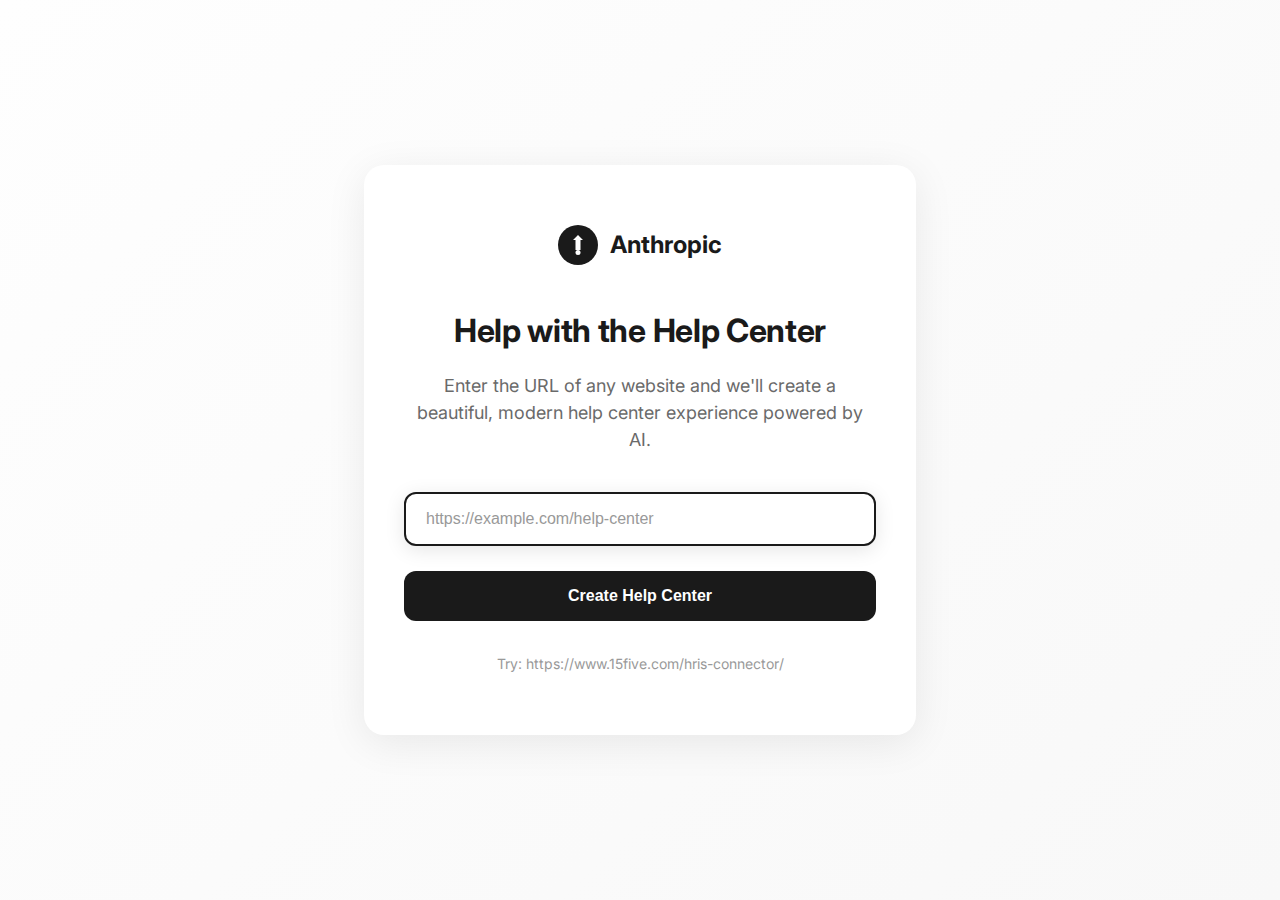
<file: index.html>
<!DOCTYPE html>
<html lang="en">
<head>
    <meta charset="UTF-8">
    <meta name="viewport" content="width=device-width, initial-scale=1.0">
    <title>Help with the Help Center - Anthropic</title>
    <link href="https://fonts.googleapis.com/css2?family=Inter:wght@300;400;500;600;700&display=swap" rel="stylesheet">
    <style>
        * {
            margin: 0;
            padding: 0;
            box-sizing: border-box;
        }

        body {
            font-family: 'Inter', -apple-system, BlinkMacSystemFont, 'Segoe UI', Roboto, sans-serif;
            line-height: 1.6;
            color: #1a1a1a;
            background: linear-gradient(135deg, #fefefe 0%, #f8f8f8 100%);
            min-height: 100vh;
            display: flex;
            align-items: center;
            justify-content: center;
            -webkit-font-smoothing: antialiased;
            -moz-osx-font-smoothing: grayscale;
        }

        .container {
            max-width: 600px;
            width: 100%;
            padding: 0 24px;
        }

        .main-card {
            background: white;
            border-radius: 20px;
            padding: 60px 40px;
            box-shadow: 0 8px 40px rgba(0, 0, 0, 0.08);
            text-align: center;
            transition: all 0.3s ease;
        }

        .logo {
            display: flex;
            align-items: center;
            justify-content: center;
            gap: 12px;
            margin-bottom: 40px;
        }

        .logo svg {
            transition: transform 0.3s ease;
        }

        .logo:hover svg {
            transform: scale(1.05);
        }

        .logo-text {
            font-size: 24px;
            font-weight: 700;
            color: #1a1a1a;
        }

        .title {
            font-size: 32px;
            font-weight: 700;
            color: #1a1a1a;
            margin-bottom: 16px;
            letter-spacing: -0.01em;
        }

        .subtitle {
            font-size: 18px;
            color: #6a6a6a;
            margin-bottom: 40px;
            line-height: 1.5;
        }

        .form-container {
            margin-bottom: 32px;
        }

        .url-input {
            width: 100%;
            padding: 16px 20px;
            font-size: 16px;
            border: 2px solid #e5e5e5;
            border-radius: 12px;
            background: #fafafa;
            transition: all 0.2s ease;
            margin-bottom: 24px;
        }

        .url-input:focus {
            outline: none;
            border-color: #1a1a1a;
            background: white;
            transform: translateY(-1px);
            box-shadow: 0 4px 20px rgba(0, 0, 0, 0.1);
        }

        .url-input::placeholder {
            color: #999;
        }

        .create-btn {
            width: 100%;
            padding: 16px 24px;
            background: #1a1a1a;
            color: white;
            border: none;
            border-radius: 12px;
            font-size: 16px;
            font-weight: 600;
            cursor: pointer;
            transition: all 0.2s ease;
            position: relative;
            overflow: hidden;
        }

        .create-btn:hover {
            background: #333;
            transform: translateY(-2px);
            box-shadow: 0 8px 30px rgba(0, 0, 0, 0.2);
        }

        .create-btn:active {
            transform: translateY(0);
        }

        .create-btn:disabled {
            background: #ccc;
            cursor: not-allowed;
            transform: none;
        }

        .example-text {
            font-size: 14px;
            color: #999;
            margin-top: 16px;
        }

        /* Loading Screen Styles */
        .loading-screen {
            position: fixed;
            top: 0;
            left: 0;
            right: 0;
            bottom: 0;
            background: white;
            display: none;
            flex-direction: column;
            align-items: center;
            justify-content: center;
            z-index: 1000;
        }

        .loading-screen.active {
            display: flex;
        }

        .loading-spinner {
            width: 60px;
            height: 60px;
            border: 3px solid #f3f3f3;
            border-top: 3px solid #1a1a1a;
            border-radius: 50%;
            animation: spin 1s linear infinite;
            margin-bottom: 24px;
        }

        @keyframes spin {
            0% { transform: rotate(0deg); }
            100% { transform: rotate(360deg); }
        }

        .loading-text {
            font-size: 18px;
            color: #6a6a6a;
            margin-bottom: 8px;
        }

        .loading-subtext {
            font-size: 14px;
            color: #999;
        }

        .progress-bar {
            width: 300px;
            height: 4px;
            background: #f0f0f0;
            border-radius: 2px;
            margin-top: 24px;
            overflow: hidden;
        }

        .progress-fill {
            height: 100%;
            background: #1a1a1a;
            border-radius: 2px;
            width: 0%;
            animation: progress 3s ease-in-out;
        }

        @keyframes progress {
            0% { width: 0%; }
            50% { width: 60%; }
            100% { width: 100%; }
        }

        /* Responsive */
        @media (max-width: 768px) {
            .main-card {
                padding: 40px 24px;
                margin: 20px;
            }

            .title {
                font-size: 28px;
            }

            .subtitle {
                font-size: 16px;
            }

            .progress-bar {
                width: 250px;
            }
        }

        /* Fade in animation */
        .main-card {
            animation: fadeInUp 0.6s ease forwards;
        }

        @keyframes fadeInUp {
            from {
                opacity: 0;
                transform: translateY(30px);
            }
            to {
                opacity: 1;
                transform: translateY(0);
            }
        }
    </style>
</head>
<body>
    <div class="container">
        <div class="main-card">
            <div class="logo">
                <svg width="40" height="40" viewBox="0 0 32 32" fill="none" xmlns="http://www.w3.org/2000/svg">
                    <rect width="32" height="32" rx="16" fill="#1a1a1a"/>
                    <path d="M16 8L20 12H18V20H14V12H12L16 8Z" fill="white"/>
                    <circle cx="16" cy="22" r="2" fill="white"/>
                </svg>
                <span class="logo-text">Anthropic</span>
            </div>

            <h1 class="title">Help with the Help Center</h1>
            <p class="subtitle">
                Enter the URL of any website and we'll create a beautiful, 
                modern help center experience powered by AI.
            </p>

            <form class="form-container" id="urlForm">
                <input 
                    type="url" 
                    class="url-input" 
                    id="urlInput"
                    placeholder="https://example.com/help-center"
                    required
                >
                <button type="submit" class="create-btn" id="createBtn">
                    Create Help Center
                </button>
            </form>

            <p class="example-text">
                Try: https://www.15five.com/hris-connector/
            </p>
        </div>
    </div>

    <!-- Loading Screen -->
    <div class="loading-screen" id="loadingScreen">
        <div class="loading-spinner"></div>
        <div class="loading-text">Analyzing your website...</div>
        <div class="loading-subtext">Creating a beautiful help center experience</div>
        <div class="progress-bar">
            <div class="progress-fill"></div>
        </div>
    </div>

    <script>
        document.addEventListener('DOMContentLoaded', function() {
            const form = document.getElementById('urlForm');
            const urlInput = document.getElementById('urlInput');
            const createBtn = document.getElementById('createBtn');
            const loadingScreen = document.getElementById('loadingScreen');

            // Form submission handler
            form.addEventListener('submit', function(e) {
                e.preventDefault();
                
                const url = urlInput.value.trim();
                if (!url) {
                    alert('Please enter a valid URL');
                    return;
                }

                // Show loading screen
                showLoadingScreen();

                // Simulate processing time and redirect to HRIS site
                setTimeout(() => {
                    window.location.href = 'hris-site.html';
                }, 3500); // 3.5 seconds loading time
            });

            function showLoadingScreen() {
                loadingScreen.classList.add('active');
                document.body.style.overflow = 'hidden';

                // Update loading text over time
                const loadingTexts = [
                    { text: "Analyzing your website...", subtext: "Reading content and structure" },
                    { text: "Designing your help center...", subtext: "Applying Anthropic's design principles" },
                    { text: "Almost ready...", subtext: "Finalizing your beautiful help center" }
                ];

                const textElement = loadingScreen.querySelector('.loading-text');
                const subtextElement = loadingScreen.querySelector('.loading-subtext');

                loadingTexts.forEach((textObj, index) => {
                    setTimeout(() => {
                        textElement.textContent = textObj.text;
                        subtextElement.textContent = textObj.subtext;
                    }, (index + 1) * 1000);
                });
            }

            // Add some nice input effects
            urlInput.addEventListener('input', function() {
                if (this.value.trim()) {
                    createBtn.style.background = '#1a1a1a';
                } else {
                    createBtn.style.background = '#ccc';
                }
            });

            // Auto-focus on input
            urlInput.focus();

            // Add enter key support
            urlInput.addEventListener('keypress', function(e) {
                if (e.key === 'Enter') {
                    form.dispatchEvent(new Event('submit'));
                }
            });
        });
    </script>
</body>
</html>
</file>
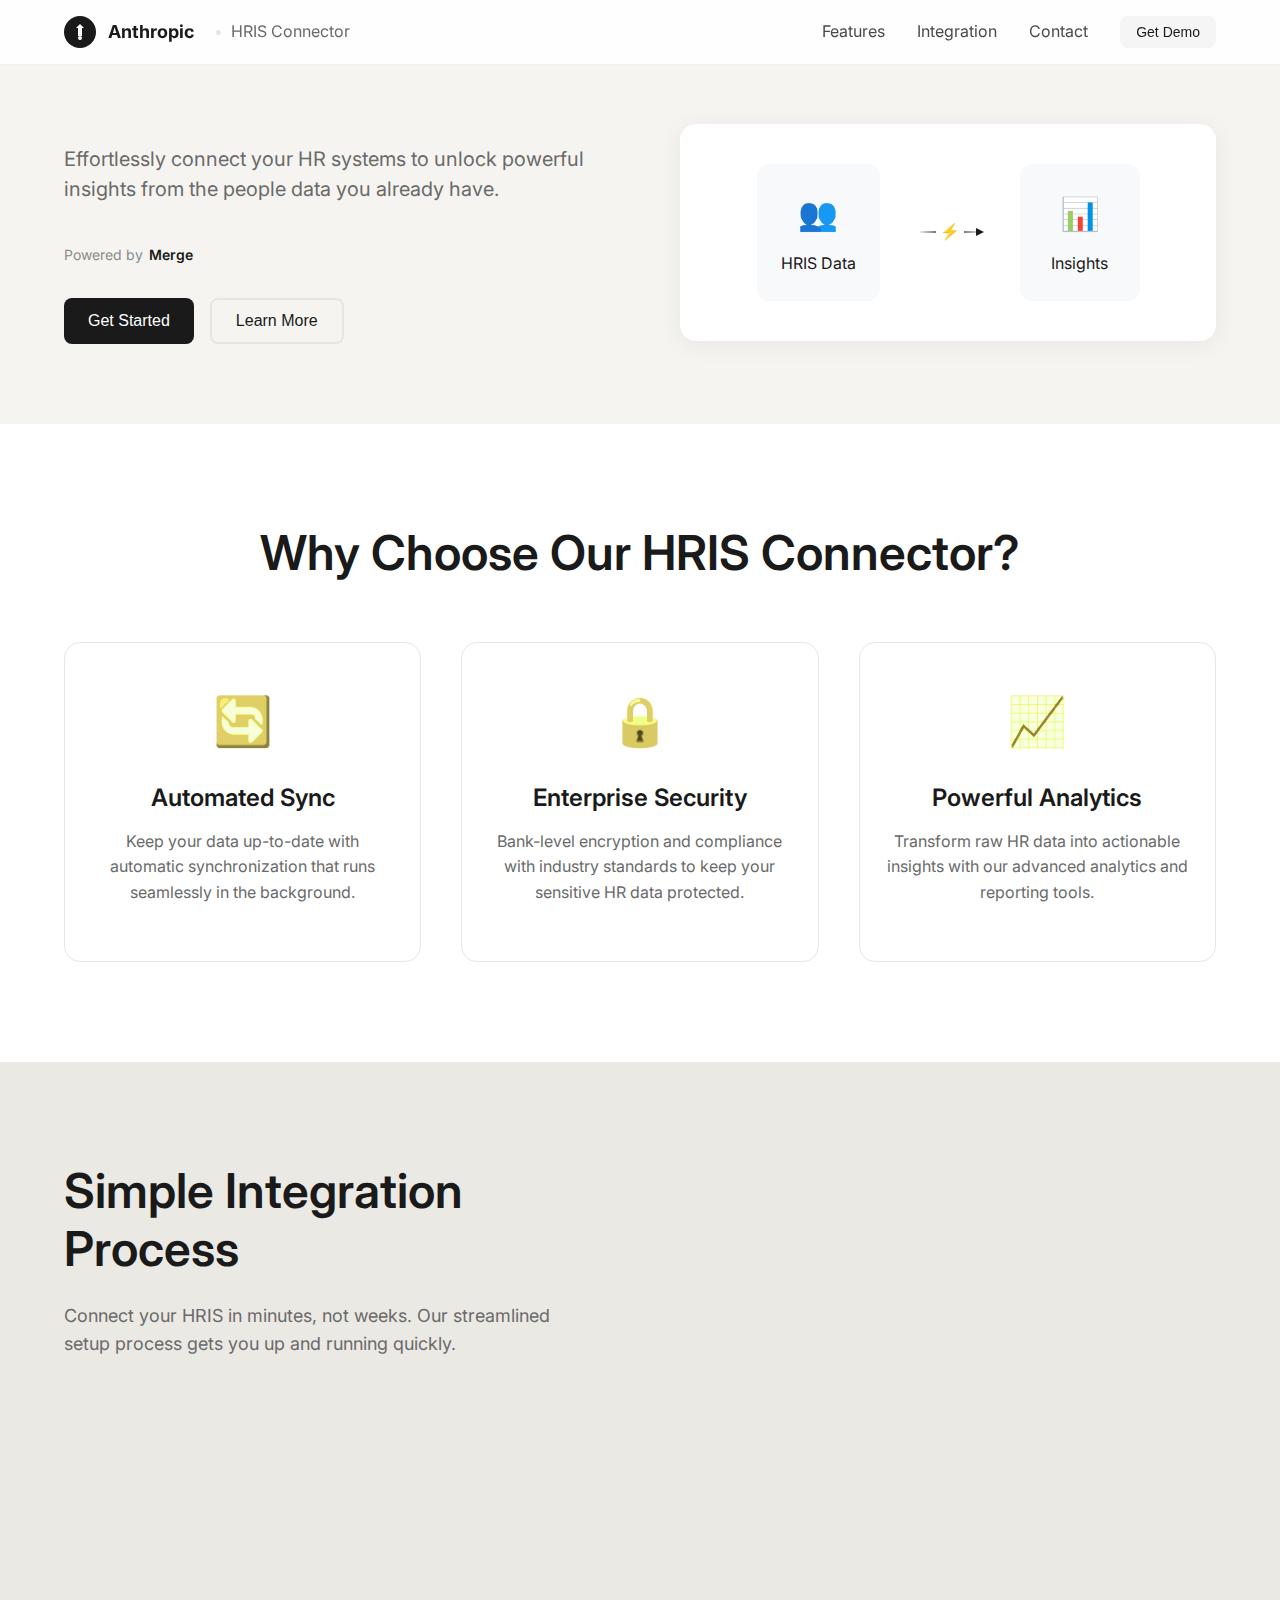
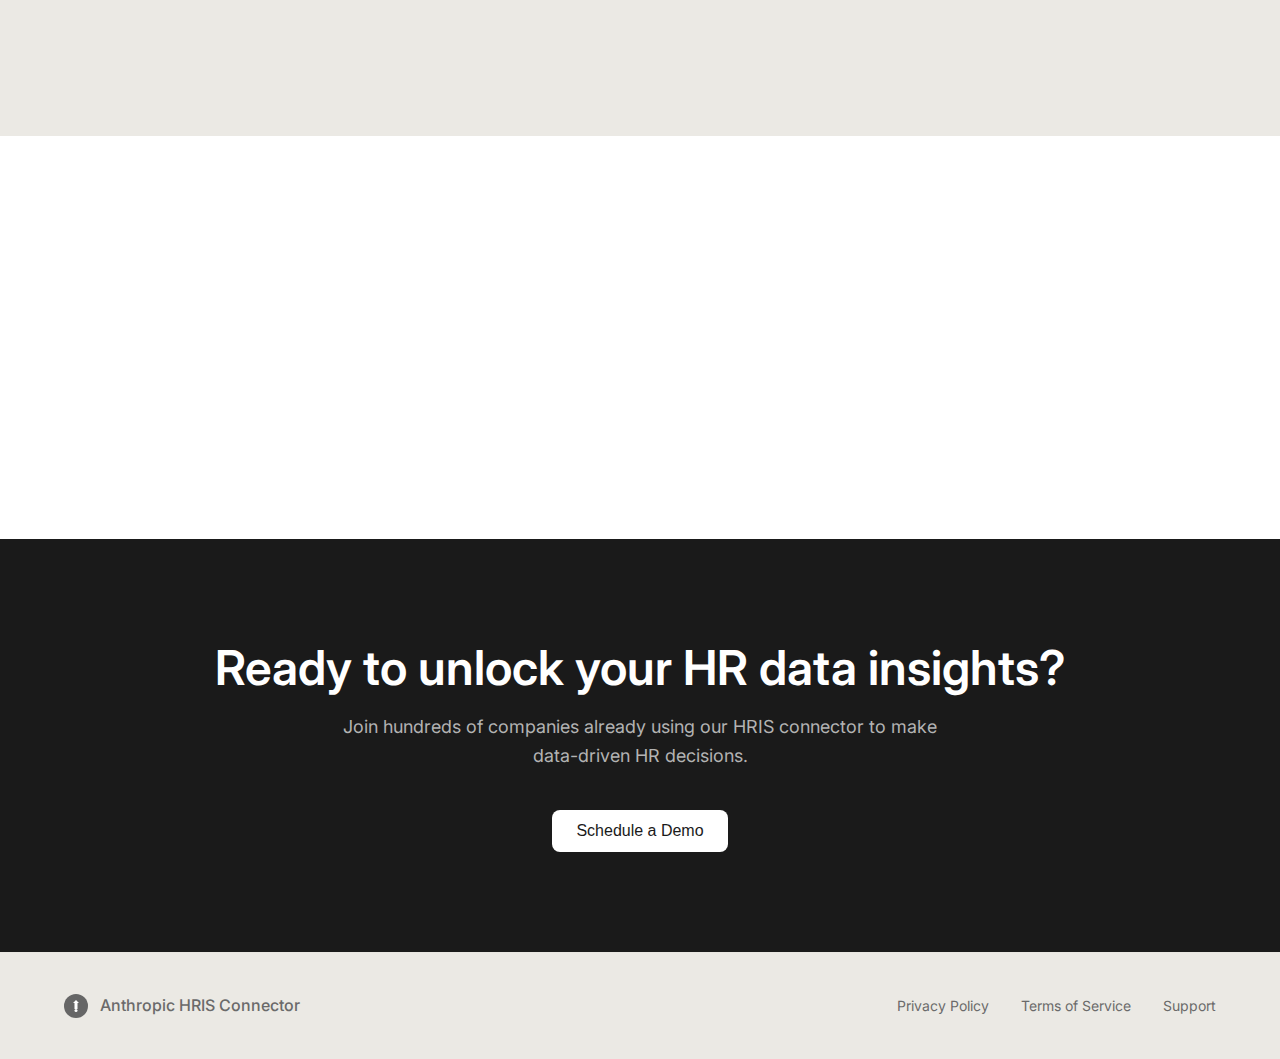
<file: hris-site.html>
<!DOCTYPE html>
<html lang="en">
<head>
    <meta charset="UTF-8">
    <meta name="viewport" content="width=device-width, initial-scale=1.0">
    <title>Anthropic HRIS Connector - Seamless HR Data Integration</title>
    <link href="https://fonts.googleapis.com/css2?family=Inter:wght@300;400;500;600;700&display=swap" rel="stylesheet">
    <link rel="stylesheet" href="styles.css">
</head>
<body>
    <!-- Header -->
    <header class="header">
        <nav class="nav">
            <div class="nav-logo">
                <svg width="32" height="32" viewBox="0 0 32 32" fill="none" xmlns="http://www.w3.org/2000/svg">
                    <rect width="32" height="32" rx="16" fill="#1a1a1a"/>
                    <path d="M16 8L20 12H18V20H14V12H12L16 8Z" fill="white"/>
                    <circle cx="16" cy="22" r="2" fill="white"/>
                </svg>
                <span class="logo-text">Anthropic</span>
                <span class="product-name">HRIS Connector</span>
            </div>
            <div class="nav-links">
                <a href="#features">Features</a>
                <a href="#integration">Integration</a>
                <a href="#contact">Contact</a>
                <button class="btn-demo">Get Demo</button>
            </div>
        </nav>
    </header>

    <!-- Hero Section -->
    <section class="hero">
        <div class="container">
            <div class="hero-content">
                <h1 class="hero-title">
                    Seamless HRIS Integration
                </h1>
                <p class="hero-subtitle">
                    Effortlessly connect your HR systems to unlock powerful insights 
                    from the people data you already have.
                </p>
                <div class="powered-by">
                    <span>Powered by</span>
                    <strong>Merge</strong>
                </div>
                <div class="hero-actions">
                    <button class="btn-primary">Get Started</button>
                    <button class="btn-secondary">Learn More</button>
                </div>
            </div>
            <div class="hero-visual">
                <div class="integration-diagram">
                    <div class="data-source">
                        <div class="icon">👥</div>
                        <span>HRIS Data</span>
                    </div>
                    <div class="connector">
                        <div class="flow-line"></div>
                        <div class="connector-icon">⚡</div>
                    </div>
                    <div class="insights">
                        <div class="icon">📊</div>
                        <span>Insights</span>
                    </div>
                </div>
            </div>
        </div>
    </section>

    <!-- Features Section -->
    <section id="features" class="features">
        <div class="container">
            <h2 class="section-title">Why Choose Our HRIS Connector?</h2>
            <div class="features-grid">
                <div class="feature-card">
                    <div class="feature-icon">🔄</div>
                    <h3>Automated Sync</h3>
                    <p>Keep your data up-to-date with automatic synchronization that runs seamlessly in the background.</p>
                </div>
                <div class="feature-card">
                    <div class="feature-icon">🔒</div>
                    <h3>Enterprise Security</h3>
                    <p>Bank-level encryption and compliance with industry standards to keep your sensitive HR data protected.</p>
                </div>
                <div class="feature-card">
                    <div class="feature-icon">📈</div>
                    <h3>Powerful Analytics</h3>
                    <p>Transform raw HR data into actionable insights with our advanced analytics and reporting tools.</p>
                </div>
            </div>
        </div>
    </section>

    <!-- Integration Section -->
    <section id="integration" class="integration">
        <div class="container">
            <div class="integration-content">
                <div class="integration-text">
                    <h2>Simple Integration Process</h2>
                    <p>Connect your HRIS in minutes, not weeks. Our streamlined setup process gets you up and running quickly.</p>
                    <div class="integration-steps">
                        <div class="step">
                            <span class="step-number">1</span>
                            <div class="step-content">
                                <h4>Connect</h4>
                                <p>Link your existing HRIS system</p>
                            </div>
                        </div>
                        <div class="step">
                            <span class="step-number">2</span>
                            <div class="step-content">
                                <h4>Configure</h4>
                                <p>Set up data mapping and sync preferences</p>
                            </div>
                        </div>
                        <div class="step">
                            <span class="step-number">3</span>
                            <div class="step-content">
                                <h4>Analyze</h4>
                                <p>Start gaining insights from your HR data</p>
                            </div>
                        </div>
                    </div>
                </div>
                <div class="integration-visual">
                    <div class="supported-systems">
                        <h4>Supported HRIS Systems</h4>
                        <div class="systems-grid">
                            <div class="system">Workday</div>
                            <div class="system">BambooHR</div>
                            <div class="system">ADP</div>
                            <div class="system">Greenhouse</div>
                            <div class="system">Lever</div>
                            <div class="system">+ Many More</div>
                        </div>
                    </div>
                </div>
            </div>
        </div>
    </section>

    <!-- Testimonial Section -->
    <section class="testimonial">
        <div class="container">
            <div class="testimonial-content">
                <blockquote>
                    "Integrating our HRIS data was a very smooth process. Everything worked perfectly, and we were able to unlock insights we never had access to before."
                </blockquote>
                <div class="testimonial-author">
                    <div class="author-info">
                        <strong>Mary Sajfar</strong>
                        <span>VP Operations Training and Development</span>
                    </div>
                </div>
            </div>
        </div>
    </section>

    <!-- CTA Section -->
    <section class="cta">
        <div class="container">
            <div class="cta-content">
                <h2>Ready to unlock your HR data insights?</h2>
                <p>Join hundreds of companies already using our HRIS connector to make data-driven HR decisions.</p>
                <button class="btn-primary">Schedule a Demo</button>
            </div>
        </div>
    </section>

    <!-- Footer -->
    <footer class="footer">
        <div class="container">
            <div class="footer-content">
                <div class="footer-logo">
                    <svg width="24" height="24" viewBox="0 0 32 32" fill="none" xmlns="http://www.w3.org/2000/svg">
                        <rect width="32" height="32" rx="16" fill="#666"/>
                        <path d="M16 8L20 12H18V20H14V12H12L16 8Z" fill="white"/>
                        <circle cx="16" cy="22" r="2" fill="white"/>
                    </svg>
                    <span>Anthropic HRIS Connector</span>
                </div>
                <div class="footer-links">
                    <a href="#privacy">Privacy Policy</a>
                    <a href="#terms">Terms of Service</a>
                    <a href="#support">Support</a>
                </div>
            </div>
        </div>
    </footer>

    <script src="script.js"></script>
</body>
</html>
</file>
<file: styles.css>
/* Reset and Base Styles */
* {
    margin: 0;
    padding: 0;
    box-sizing: border-box;
}

:root {
    /* Default theme (Anthropic) */
    --primary-color: #1a1a1a;
    --background-color: #f5f4f0;
    --accent-color: #e67e22;
    --secondary-bg: #ebe9e4;
    --card-bg: #ffffff;
    --border-color: #e8e6e0;
    --text-primary: #1a1a1a;
    --text-secondary: #6a6a6a;
}

body {
    font-family: 'Inter', -apple-system, BlinkMacSystemFont, 'Segoe UI', Roboto, sans-serif;
    line-height: 1.6;
    color: var(--text-primary);
    background-color: var(--background-color);
    font-size: 16px;
    -webkit-font-smoothing: antialiased;
    -moz-osx-font-smoothing: grayscale;
}

.container {
    max-width: 1200px;
    margin: 0 auto;
    padding: 0 24px;
}

/* Typography */
h1, h2, h3, h4 {
    font-weight: 600;
    line-height: 1.2;
    margin-bottom: 16px;
}

h1 { font-size: clamp(2.5rem, 5vw, 4rem); }
h2 { font-size: clamp(2rem, 4vw, 3rem); }
h3 { font-size: 1.5rem; }
h4 { font-size: 1.25rem; }

p {
    margin-bottom: 16px;
    color: #4a4a4a;
}

/* Buttons */
.btn-primary, .btn-secondary, .btn-demo {
    padding: 12px 24px;
    border-radius: 8px;
    font-weight: 500;
    text-decoration: none;
    display: inline-block;
    cursor: pointer;
    transition: all 0.2s ease;
    border: none;
    font-size: 16px;
}

.btn-primary {
    background-color: var(--primary-color);
    color: white;
}

.btn-primary:hover {
    background-color: var(--accent-color);
    transform: translateY(-1px);
}

.btn-secondary {
    background-color: transparent;
    color: #1a1a1a;
    border: 2px solid #e5e5e5;
}

.btn-secondary:hover {
    border-color: #1a1a1a;
    transform: translateY(-1px);
}

.btn-demo {
    background-color: #f5f5f5;
    color: #1a1a1a;
    padding: 8px 16px;
    font-size: 14px;
}

.btn-demo:hover {
    background-color: #e5e5e5;
}

/* Header */
.header {
    position: fixed;
    top: 0;
    left: 0;
    right: 0;
    background-color: rgba(254, 254, 254, 0.95);
    backdrop-filter: blur(10px);
    border-bottom: 1px solid #f0f0f0;
    z-index: 100;
}

.nav {
    display: flex;
    justify-content: space-between;
    align-items: center;
    padding: 16px 24px;
    max-width: 1200px;
    margin: 0 auto;
}

.nav-logo {
    display: flex;
    align-items: center;
    gap: 12px;
    font-weight: 600;
    color: #1a1a1a;
}

.logo-text {
    font-size: 18px;
    font-weight: 700;
}

.product-name {
    font-size: 16px;
    color: #6a6a6a;
    font-weight: 400;
    margin-left: 8px;
    position: relative;
}

.product-name::before {
    content: '•';
    margin-right: 8px;
    color: #e5e5e5;
}

.nav-links {
    display: flex;
    align-items: center;
    gap: 32px;
}

.nav-links a {
    text-decoration: none;
    color: #4a4a4a;
    font-weight: 400;
    transition: color 0.2s ease;
}

.nav-links a:hover {
    color: #1a1a1a;
}

/* Hero Section */
.hero {
    padding: 120px 0 80px;
    background: var(--background-color);
}

.hero .container {
    display: grid;
    grid-template-columns: 1fr 1fr;
    gap: 80px;
    align-items: center;
}

.hero-title {
    font-weight: 700;
    color: #1a1a1a;
    margin-bottom: 24px;
    letter-spacing: -0.02em;
}

.hero-subtitle {
    font-size: 20px;
    color: #6a6a6a;
    margin-bottom: 40px;
    line-height: 1.5;
}

.powered-by {
    display: flex;
    align-items: center;
    gap: 6px;
    margin-bottom: 32px;
    font-size: 14px;
    color: #8a8a8a;
}

.powered-by strong {
    color: #1a1a1a;
    font-weight: 600;
}

.hero-actions {
    display: flex;
    gap: 16px;
    flex-wrap: wrap;
}

/* Integration Diagram */
.integration-diagram {
    display: flex;
    align-items: center;
    justify-content: center;
    gap: 40px;
    padding: 40px;
    background: white;
    border-radius: 16px;
    box-shadow: 0 4px 24px rgba(0, 0, 0, 0.06);
}

.data-source, .insights {
    display: flex;
    flex-direction: column;
    align-items: center;
    gap: 12px;
    padding: 24px;
    background: #f8f9fa;
    border-radius: 12px;
    min-width: 120px;
}

.data-source .icon, .insights .icon {
    font-size: 32px;
}

.connector {
    position: relative;
    display: flex;
    align-items: center;
}

.flow-line {
    width: 60px;
    height: 2px;
    background: linear-gradient(90deg, #e5e5e5 0%, #1a1a1a 50%, #e5e5e5 100%);
    position: relative;
}

.flow-line::after {
    content: '';
    position: absolute;
    right: -4px;
    top: -3px;
    width: 0;
    height: 0;
    border-left: 8px solid #1a1a1a;
    border-top: 4px solid transparent;
    border-bottom: 4px solid transparent;
}

.connector-icon {
    position: absolute;
    left: 50%;
    transform: translateX(-50%);
    background: white;
    padding: 4px;
    border-radius: 50%;
    font-size: 16px;
}

/* Features Section */
.features {
    padding: 100px 0;
    background-color: white;
}

.section-title {
    text-align: center;
    margin-bottom: 60px;
    color: #1a1a1a;
}

.features-grid {
    display: grid;
    grid-template-columns: repeat(auto-fit, minmax(300px, 1fr));
    gap: 40px;
}

.feature-card {
    text-align: center;
    padding: 40px 24px;
    border-radius: 16px;
    background: var(--card-bg);
    transition: transform 0.2s ease, box-shadow 0.2s ease;
    border: 1px solid var(--border-color);
}

.feature-card:hover {
    transform: translateY(-4px);
    box-shadow: 0 8px 32px rgba(0, 0, 0, 0.08);
}

.feature-icon {
    font-size: 48px;
    margin-bottom: 24px;
    display: block;
    filter: sepia(100%) hue-rotate(15deg) saturate(2);
}

.feature-card h3 {
    color: #1a1a1a;
    margin-bottom: 16px;
}

.feature-card p {
    color: #6a6a6a;
    line-height: 1.6;
}

/* Integration Section */
.integration {
    padding: 100px 0;
    background: var(--secondary-bg);
}

.integration-content {
    display: grid;
    grid-template-columns: 1fr 1fr;
    gap: 80px;
    align-items: start;
}

.integration-text h2 {
    margin-bottom: 24px;
    color: #1a1a1a;
}

.integration-text > p {
    font-size: 18px;
    margin-bottom: 40px;
    color: #6a6a6a;
}

.integration-steps {
    display: flex;
    flex-direction: column;
    gap: 32px;
}

.step {
    display: flex;
    align-items: flex-start;
    gap: 20px;
}

.step-number {
    width: 32px;
    height: 32px;
    background: var(--accent-color);
    color: white;
    border-radius: 50%;
    display: flex;
    align-items: center;
    justify-content: center;
    font-weight: 600;
    font-size: 14px;
    flex-shrink: 0;
}

.step-content h4 {
    margin-bottom: 8px;
    color: #1a1a1a;
}

.step-content p {
    color: #6a6a6a;
    margin: 0;
}

.supported-systems {
    background: white;
    padding: 40px;
    border-radius: 16px;
    box-shadow: 0 4px 24px rgba(0, 0, 0, 0.06);
}

.supported-systems h4 {
    margin-bottom: 24px;
    text-align: center;
    color: #1a1a1a;
}

.systems-grid {
    display: grid;
    grid-template-columns: repeat(2, 1fr);
    gap: 16px;
}

.system {
    padding: 16px;
    background: #f5f4f0;
    border-radius: 8px;
    text-align: center;
    font-weight: 500;
    color: #4a4a4a;
    transition: background-color 0.2s ease;
    border: 1px solid #e8e6e0;
}

.system:hover {
    background: var(--accent-color);
    color: white;
}

/* Testimonial Section */
.testimonial {
    padding: 100px 0;
    background: white;
}

.testimonial-content {
    max-width: 800px;
    margin: 0 auto;
    text-align: center;
}

.testimonial blockquote {
    font-size: 24px;
    line-height: 1.5;
    color: #1a1a1a;
    margin-bottom: 40px;
    font-style: italic;
    position: relative;
}

.testimonial blockquote::before {
    content: '"';
    font-size: 80px;
    color: var(--accent-color);
    position: absolute;
    top: -20px;
    left: -40px;
    font-family: serif;
    opacity: 0.3;
}

.author-info strong {
    display: block;
    color: #1a1a1a;
    margin-bottom: 4px;
}

.author-info span {
    color: #6a6a6a;
    font-size: 14px;
}

/* CTA Section */
.cta {
    padding: 100px 0;
    background: #1a1a1a;
    color: white;
    text-align: center;
}

.cta-content h2 {
    color: white;
    margin-bottom: 16px;
}

.cta-content p {
    color: #b3b3b3;
    font-size: 18px;
    margin-bottom: 40px;
    max-width: 600px;
    margin-left: auto;
    margin-right: auto;
}

.cta .btn-primary {
    background-color: white;
    color: #1a1a1a;
}

.cta .btn-primary:hover {
    background-color: #f0f0f0;
}

/* Footer */
.footer {
    padding: 40px 0;
    background: var(--secondary-bg);
    border-top: 1px solid var(--border-color);
}

.footer-content {
    display: flex;
    justify-content: space-between;
    align-items: center;
}

.footer-logo {
    display: flex;
    align-items: center;
    gap: 12px;
    color: #6a6a6a;
    font-weight: 500;
}

.footer-links {
    display: flex;
    gap: 32px;
}

.footer-links a {
    color: #6a6a6a;
    text-decoration: none;
    font-size: 14px;
    transition: color 0.2s ease;
}

.footer-links a:hover {
    color: #1a1a1a;
}

/* Responsive Design */
@media (max-width: 768px) {
    .hero .container {
        grid-template-columns: 1fr;
        gap: 40px;
        text-align: center;
    }
    
    .integration-content {
        grid-template-columns: 1fr;
        gap: 40px;
    }
    
    .integration-diagram {
        flex-direction: column;
        gap: 20px;
    }
    
    .connector {
        transform: rotate(90deg);
    }
    
    .nav-links {
        display: none;
    }
    
    .hero-actions {
        justify-content: center;
    }
    
    .footer-content {
        flex-direction: column;
        gap: 24px;
        text-align: center;
    }
    
    .systems-grid {
        grid-template-columns: 1fr;
    }
}

@media (max-width: 480px) {
    .container {
        padding: 0 16px;
    }
    
    .hero {
        padding: 100px 0 60px;
    }
    
    .features, .integration, .testimonial, .cta {
        padding: 60px 0;
    }
    
    .hero-actions {
        flex-direction: column;
        align-items: center;
    }
    
    .btn-primary, .btn-secondary {
        width: 100%;
        text-align: center;
    }
}
</file>
